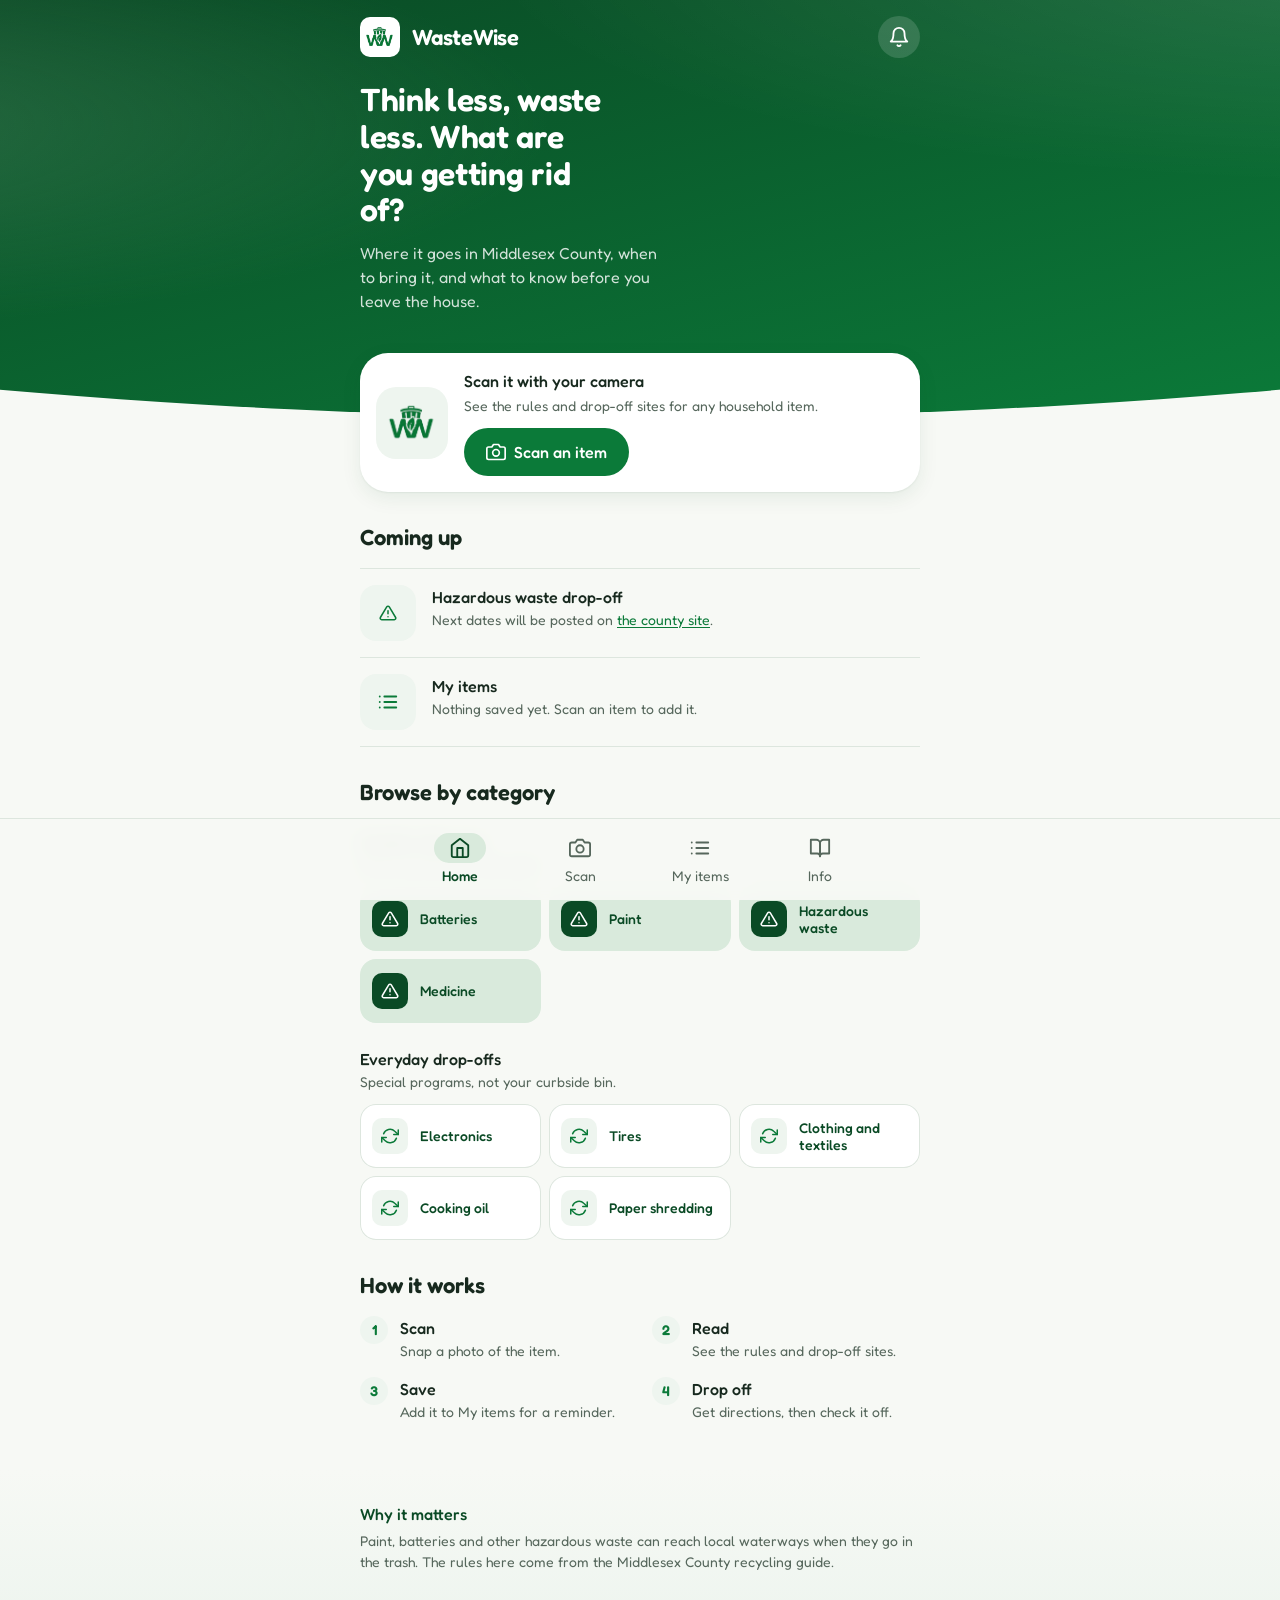
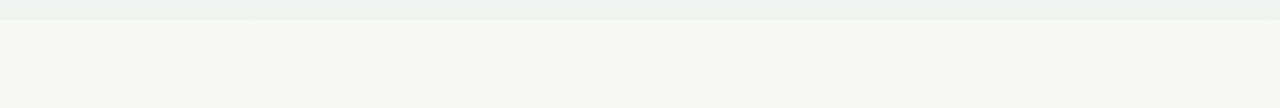
<file: frontend/index.html>
<!DOCTYPE html>
<html lang="en">
<head>
  <meta charset="UTF-8" />
  <meta name="viewport" content="width=device-width, initial-scale=1.0" />
  <title>WasteWise | Middlesex County</title>
  <link rel="stylesheet" href="css/style.css" />
  <link rel="icon" type="image/png" href="images/logo.png" />
  <meta name="theme-color" content="#0b7a39" />
  <meta name="apple-mobile-web-app-capable" content="yes" />
  <meta name="mobile-web-app-capable" content="yes" />
  <meta name="apple-mobile-web-app-status-bar-style" content="default" />
  <meta name="apple-mobile-web-app-title" content="WasteWise" />
  <link rel="manifest" href="/manifest.json" />
  <link rel="apple-touch-icon" href="/icons/apple-touch-icon.png" />
</head>
<body>

  <div class="home-band">
    <div class="home-band-inner">
      <header class="header">
        <div class="header-inner">
          <img src="images/logo.png" alt="" class="logo-img" />
          <div class="logo-text">WasteWise</div>
          <a href="notifications.html" class="reminder-bell" aria-label="Reminders">
            <svg width="22" height="22" viewBox="0 0 24 24" fill="none" stroke="currentColor" stroke-width="2" stroke-linecap="round" stroke-linejoin="round"><path d="M18 8A6 6 0 0 0 6 8c0 7-3 9-3 9h18s-3-2-3-9"/><path d="M13.73 21a2 2 0 0 1-3.46 0"/></svg>
            <span id="reminder-badge" class="reminder-badge"></span>
          </a>
        </div>
      </header>

      <h1 class="home-greeting">Think less, waste less. What are you getting rid of?</h1>
      <p class="home-sub">Where it goes in Middlesex County, when to bring it, and what to know before you leave the house.</p>
    </div>
  </div>

  <section class="hero">
    <div class="hero-panel">
      <img src="images/logo.png" alt="WasteWise logo" class="hero-logo" />
      <div class="hero-copy">
        <p class="hero-label">Scan it with your camera</p>
        <p class="hero-or">See the rules and drop-off sites for any household item.</p>
        <a href="scanner.html" class="scan-btn">
          <svg width="20" height="20" viewBox="0 0 24 24" fill="none" stroke="currentColor" stroke-width="2" stroke-linecap="round" stroke-linejoin="round"><path d="M23 19a2 2 0 0 1-2 2H3a2 2 0 0 1-2-2V8a2 2 0 0 1 2-2h4l2-3h6l2 3h4a2 2 0 0 1 2 2z"/><circle cx="12" cy="13" r="4"/></svg>
          Scan an item
        </a>
      </div>
    </div>
  </section>

  <section class="home-section">
    <h2 class="section-title">Coming up</h2>
    <div class="status-list">
      <div class="status-row" id="next-event"></div>
      <a href="inventory.html" class="status-row" id="my-items-row"></a>
    </div>
  </section>

  <section class="home-section">
    <h2 class="section-title">Browse by category</h2>
    <div id="category-groups"></div>
  </section>

  <section class="home-section">
    <h2 class="section-title">How it works</h2>
    <ol class="how-list">
      <li><span class="how-num">1</span><div><strong>Scan</strong>Snap a photo of the item.</div></li>
      <li><span class="how-num">2</span><div><strong>Read</strong>See the rules and drop-off sites.</div></li>
      <li><span class="how-num">3</span><div><strong>Save</strong>Add it to My items for a reminder.</div></li>
      <li><span class="how-num">4</span><div><strong>Drop off</strong>Get directions, then check it off.</div></li>
    </ol>
  </section>

  <section class="why-band">
    <p><strong>Why it matters</strong>Paint, batteries and other hazardous waste can reach local waterways when they go in the trash. The rules here come from the Middlesex County recycling guide.</p>
  </section>

  <nav class="bottom-nav">
    <a href="index.html" class="nav-item active">
      <svg width="22" height="22" viewBox="0 0 24 24" fill="none" stroke="currentColor" stroke-width="2" stroke-linecap="round" stroke-linejoin="round"><path d="M3 9l9-7 9 7v11a2 2 0 0 1-2 2H5a2 2 0 0 1-2-2z"/><polyline points="9 22 9 12 15 12 15 22"/></svg>
      <span>Home</span>
    </a>
    <a href="scanner.html" class="nav-item">
      <svg width="22" height="22" viewBox="0 0 24 24" fill="none" stroke="currentColor" stroke-width="2" stroke-linecap="round" stroke-linejoin="round"><path d="M23 19a2 2 0 0 1-2 2H3a2 2 0 0 1-2-2V8a2 2 0 0 1 2-2h4l2-3h6l2 3h4a2 2 0 0 1 2 2z"/><circle cx="12" cy="13" r="4"/></svg>
      <span>Scan</span>
    </a>
    <a href="inventory.html" class="nav-item">
      <svg width="22" height="22" viewBox="0 0 24 24" fill="none" stroke="currentColor" stroke-width="2" stroke-linecap="round" stroke-linejoin="round"><line x1="8" y1="6" x2="21" y2="6"/><line x1="8" y1="12" x2="21" y2="12"/><line x1="8" y1="18" x2="21" y2="18"/><line x1="3" y1="6" x2="3.01" y2="6"/><line x1="3" y1="12" x2="3.01" y2="12"/><line x1="3" y1="18" x2="3.01" y2="18"/></svg>
      <span>My items</span>
    </a>
    <a href="info.html" class="nav-item">
      <svg width="22" height="22" viewBox="0 0 24 24" fill="none" stroke="currentColor" stroke-width="2" stroke-linecap="round" stroke-linejoin="round"><path d="M2 3h6a4 4 0 0 1 4 4v14a3 3 0 0 0-3-3H2z"/><path d="M22 3h-6a4 4 0 0 0-4 4v14a3 3 0 0 1 3-3h7z"/></svg>
      <span>Info</span>
    </a>
  </nav>

  <script src="js/reminders.js"></script>
  <script src="js/home.js"></script>
  <script>if ('serviceWorker' in navigator) navigator.serviceWorker.register('/sw.js');</script>
</body>
</html>
</file>
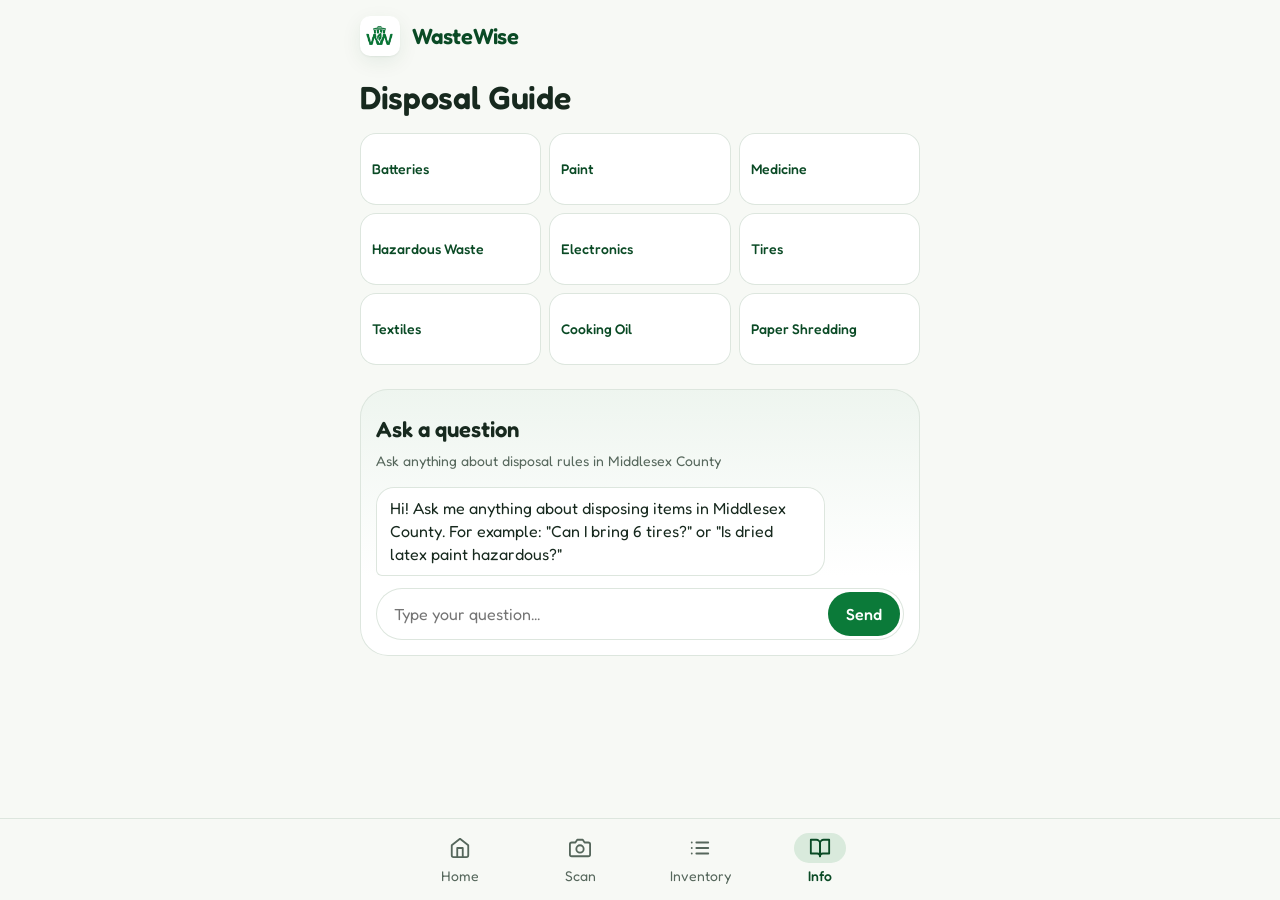
<file: frontend/info.html>
<!DOCTYPE html>
<html lang="en">
<head>
  <meta charset="UTF-8" />
  <meta name="viewport" content="width=device-width, initial-scale=1.0" />
  <title>Info | WasteWise</title>
  <link rel="stylesheet" href="css/style.css" />
  <link rel="icon" type="image/png" href="images/logo.png" />
  <meta name="theme-color" content="#0b7a39" />
  <meta name="apple-mobile-web-app-capable" content="yes" />
  <meta name="mobile-web-app-capable" content="yes" />
  <meta name="apple-mobile-web-app-status-bar-style" content="default" />
  <meta name="apple-mobile-web-app-title" content="WasteWise" />
  <link rel="manifest" href="/manifest.json" />
  <link rel="apple-touch-icon" href="/icons/apple-touch-icon.png" />
</head>
<body>

  <header class="header">
    <div class="header-inner">
      <img src="images/logo.png" alt="WasteWise logo" class="logo-img" />
      <div class="logo-text">WasteWise</div>
    </div>
  </header>

  <section class="page-wrap">
    <h1 class="page-title" style="margin-bottom:16px">Disposal Guide</h1>


    <div class="info-grid">
      <button class="info-cat-btn" onclick="showCategory('rechargeable_batteries')">Batteries</button>
      <button class="info-cat-btn" onclick="showCategory('paint')">Paint</button>
      <button class="info-cat-btn" onclick="showCategory('medicine')">Medicine</button>
      <button class="info-cat-btn" onclick="showCategory('household_hazardous_waste')">Hazardous Waste</button>
      <button class="info-cat-btn" onclick="showCategory('electronics')">Electronics</button>
      <button class="info-cat-btn" onclick="showCategory('tires')">Tires</button>
      <button class="info-cat-btn" onclick="showCategory('textiles')">Textiles</button>
      <button class="info-cat-btn" onclick="showCategory('cooking_oil')">Cooking Oil</button>
      <button class="info-cat-btn" onclick="showCategory('paper_shredding')">Paper Shredding</button>
    </div>


    <div class="cat-detail" id="cat-detail" style="display:none">
      <button class="back-btn" onclick="hideCategory()">Back to categories</button>
      <div class="cat-detail-name" id="cat-detail-name"></div>
      <div class="cat-detail-rules" id="cat-detail-rules"></div>
      <div class="cat-detail-section">Accepted items</div>
      <ul class="cat-detail-list" id="cat-accepted"></ul>
      <div class="cat-detail-section">Not accepted</div>
      <ul class="cat-detail-list" id="cat-not-accepted"></ul>
      <div class="cat-detail-section">Important rules</div>
      <ul class="cat-detail-list" id="cat-nuances"></ul>
    </div>


    <div class="chatbot-wrap" id="chatbot-wrap">
      <div class="chatbot-title">Ask a question</div>
      <div class="chatbot-subtitle">Ask anything about disposal rules in Middlesex County</div>
      <div class="chat-messages" id="chat-messages">
        <div class="chat-bubble assistant">Hi! Ask me anything about disposing items in Middlesex County. For example: "Can I bring 6 tires?" or "Is dried latex paint hazardous?"</div>
      </div>
      <div class="chat-input-row">
        <input type="text" id="chat-input" class="chat-input" placeholder="Type your question..." />
        <button class="chat-send-btn" id="chat-send-btn">Send</button>
      </div>
    </div>
  </section>

  <nav class="bottom-nav">
    <a href="index.html" class="nav-item">
      <svg width="22" height="22" viewBox="0 0 24 24" fill="none" stroke="currentColor" stroke-width="2" stroke-linecap="round" stroke-linejoin="round"><path d="M3 9l9-7 9 7v11a2 2 0 0 1-2 2H5a2 2 0 0 1-2-2z"/><polyline points="9 22 9 12 15 12 15 22"/></svg>
      <span>Home</span>
    </a>
    <a href="scanner.html" class="nav-item">
      <svg width="22" height="22" viewBox="0 0 24 24" fill="none" stroke="currentColor" stroke-width="2" stroke-linecap="round" stroke-linejoin="round"><path d="M23 19a2 2 0 0 1-2 2H3a2 2 0 0 1-2-2V8a2 2 0 0 1 2-2h4l2-3h6l2 3h4a2 2 0 0 1 2 2z"/><circle cx="12" cy="13" r="4"/></svg>
      <span>Scan</span>
    </a>
    <a href="inventory.html" class="nav-item">
      <svg width="22" height="22" viewBox="0 0 24 24" fill="none" stroke="currentColor" stroke-width="2" stroke-linecap="round" stroke-linejoin="round"><line x1="8" y1="6" x2="21" y2="6"/><line x1="8" y1="12" x2="21" y2="12"/><line x1="8" y1="18" x2="21" y2="18"/><line x1="3" y1="6" x2="3.01" y2="6"/><line x1="3" y1="12" x2="3.01" y2="12"/><line x1="3" y1="18" x2="3.01" y2="18"/></svg>
      <span>Inventory</span>
    </a>
  
    <a href="info.html" class="nav-item active">
      <svg width="22" height="22" viewBox="0 0 24 24" fill="none" stroke="currentColor" stroke-width="2" stroke-linecap="round" stroke-linejoin="round"><path d="M2 3h6a4 4 0 0 1 4 4v14a3 3 0 0 0-3-3H2z"/><path d="M22 3h-6a4 4 0 0 0-4 4v14a3 3 0 0 1 3-3h7z"/></svg>
      <span>Info</span>
    </a>
  </nav>

  <script src="js/info.js"></script>
  <script>if ('serviceWorker' in navigator) navigator.serviceWorker.register('/sw.js');</script>
</body>
</html>
</file>
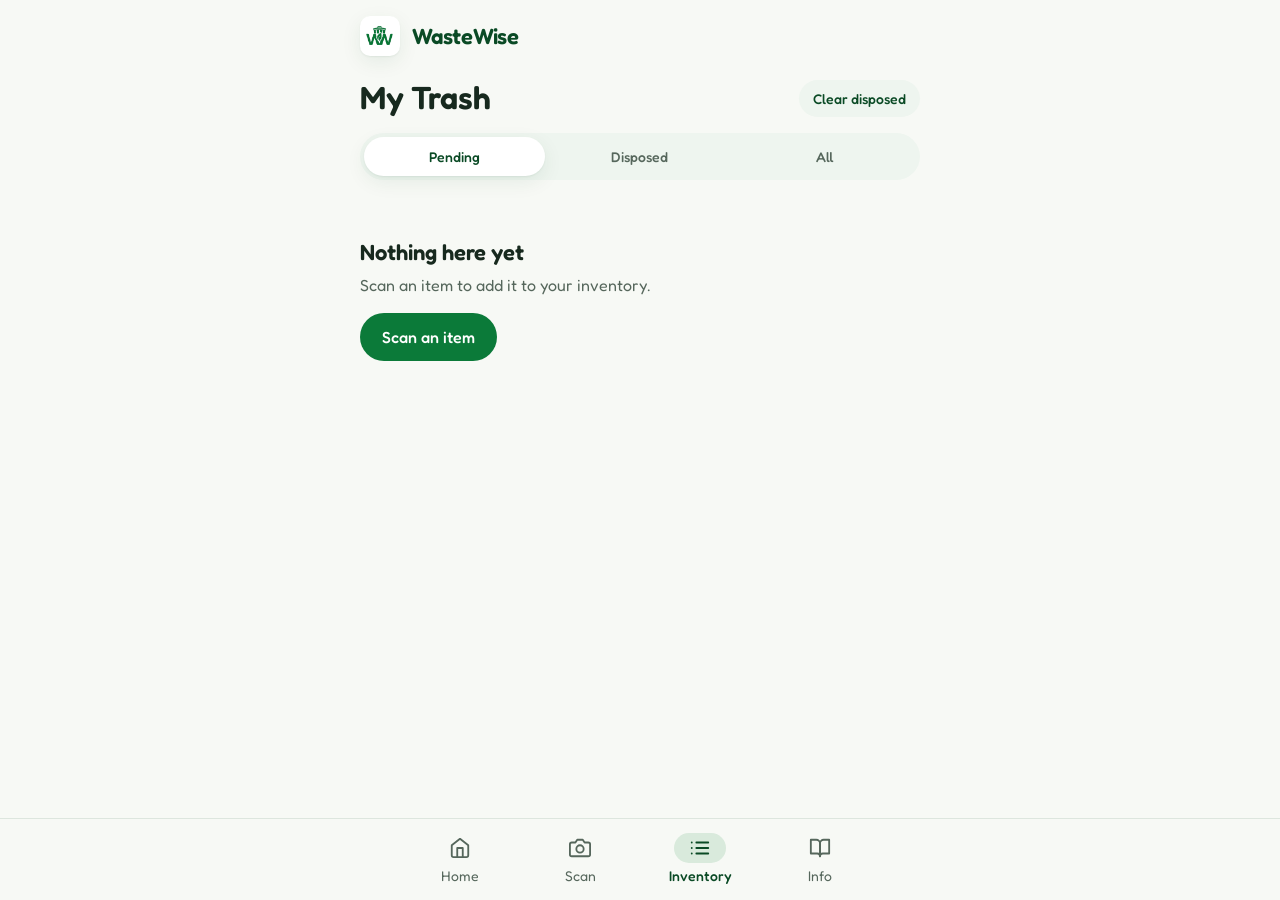
<file: frontend/inventory.html>
<!DOCTYPE html>
<html lang="en">
<head>
  <meta charset="UTF-8" />
  <meta name="viewport" content="width=device-width, initial-scale=1.0" />
  <title>My Inventory | WasteWise</title>
  <link rel="stylesheet" href="css/style.css" />
  <link rel="icon" type="image/png" href="images/logo.png" />
  <meta name="theme-color" content="#0b7a39" />
  <meta name="apple-mobile-web-app-capable" content="yes" />
  <meta name="mobile-web-app-capable" content="yes" />
  <meta name="apple-mobile-web-app-status-bar-style" content="default" />
  <meta name="apple-mobile-web-app-title" content="WasteWise" />
  <link rel="manifest" href="/manifest.json" />
  <link rel="apple-touch-icon" href="/icons/apple-touch-icon.png" />
</head>
<body>

  <header class="header">
    <div class="header-inner">
      <img src="images/logo.png" alt="WasteWise logo" class="logo-img" />
      <div class="logo-text">WasteWise</div>
    </div>
  </header>

  <section class="page-wrap">
    <div class="page-title-row">
      <h1 class="page-title">My Trash</h1>
      <button class="clear-btn" id="clear-done-btn">Clear disposed</button>
    </div>


    <div class="filter-tabs">
      <button class="filter-tab active" data-filter="pending">Pending</button>
      <button class="filter-tab" data-filter="done">Disposed</button>
      <button class="filter-tab" data-filter="all">All</button>
    </div>


    <div class="empty-state" id="empty-state" style="display:none">
      
      <div class="empty-title">Nothing here yet</div>
      <div class="empty-desc">Scan an item to add it to your inventory.</div>
      <a href="scanner.html" class="scan-btn" style="margin-top:16px;display:inline-block">Scan an item</a>
    </div>


    <div id="inventory-list"></div>
  </section>

  <nav class="bottom-nav">
    <a href="index.html" class="nav-item">
      <svg width="22" height="22" viewBox="0 0 24 24" fill="none" stroke="currentColor" stroke-width="2" stroke-linecap="round" stroke-linejoin="round"><path d="M3 9l9-7 9 7v11a2 2 0 0 1-2 2H5a2 2 0 0 1-2-2z"/><polyline points="9 22 9 12 15 12 15 22"/></svg>
      <span>Home</span>
    </a>
    <a href="scanner.html" class="nav-item">
      <svg width="22" height="22" viewBox="0 0 24 24" fill="none" stroke="currentColor" stroke-width="2" stroke-linecap="round" stroke-linejoin="round"><path d="M23 19a2 2 0 0 1-2 2H3a2 2 0 0 1-2-2V8a2 2 0 0 1 2-2h4l2-3h6l2 3h4a2 2 0 0 1 2 2z"/><circle cx="12" cy="13" r="4"/></svg>
      <span>Scan</span>
    </a>
    <a href="inventory.html" class="nav-item active">
      <svg width="22" height="22" viewBox="0 0 24 24" fill="none" stroke="currentColor" stroke-width="2" stroke-linecap="round" stroke-linejoin="round"><line x1="8" y1="6" x2="21" y2="6"/><line x1="8" y1="12" x2="21" y2="12"/><line x1="8" y1="18" x2="21" y2="18"/><line x1="3" y1="6" x2="3.01" y2="6"/><line x1="3" y1="12" x2="3.01" y2="12"/><line x1="3" y1="18" x2="3.01" y2="18"/></svg>
      <span>Inventory</span>
    </a>

    <a href="info.html" class="nav-item">
      <svg width="22" height="22" viewBox="0 0 24 24" fill="none" stroke="currentColor" stroke-width="2" stroke-linecap="round" stroke-linejoin="round"><path d="M2 3h6a4 4 0 0 1 4 4v14a3 3 0 0 0-3-3H2z"/><path d="M22 3h-6a4 4 0 0 0-4 4v14a3 3 0 0 1 3-3h7z"/></svg>
      <span>Info</span>
    </a>
  </nav>

  <script src="js/reminders.js"></script>
  <script src="js/inventory.js"></script>
  <script>if ('serviceWorker' in navigator) navigator.serviceWorker.register('/sw.js');</script>
</body>
</html>
</file>
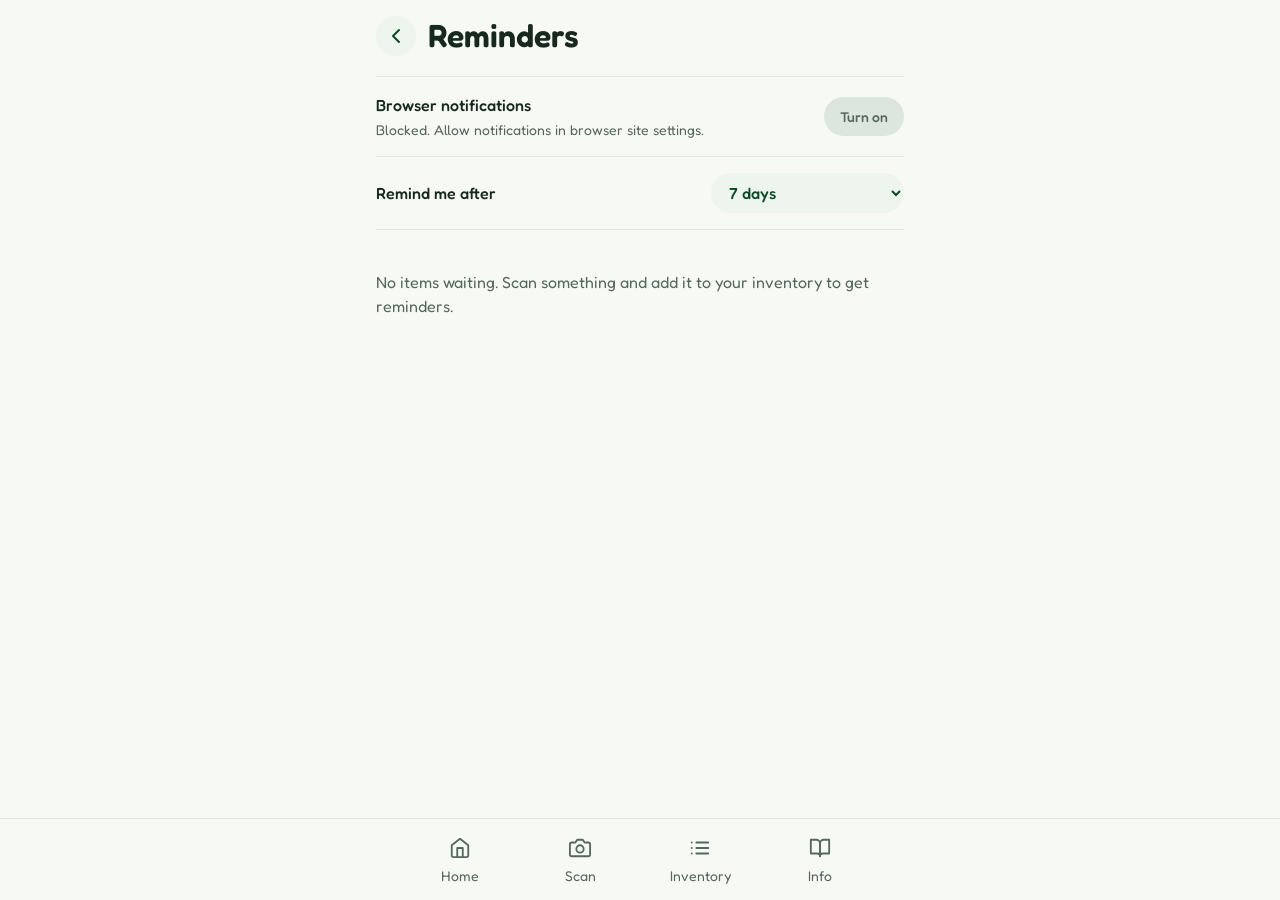
<file: frontend/notifications.html>
<!DOCTYPE html>
<html lang="en">
<head>
  <meta charset="UTF-8">
  <meta name="viewport" content="width=device-width, initial-scale=1.0">
  <title>Reminders | WasteWise</title>
  <link rel="stylesheet" href="css/style.css">
  <link rel="icon" type="image/png" href="images/logo.png" />
  <meta name="theme-color" content="#0b7a39" />
  <meta name="apple-mobile-web-app-capable" content="yes" />
  <meta name="mobile-web-app-capable" content="yes" />
  <meta name="apple-mobile-web-app-status-bar-style" content="default" />
  <meta name="apple-mobile-web-app-title" content="WasteWise" />
  <link rel="manifest" href="/manifest.json" />
  <link rel="apple-touch-icon" href="/icons/apple-touch-icon.png" />
</head>
<body>
  <header class="notif-header">
    <a href="index.html" class="notif-back" aria-label="Back">
      <svg width="24" height="24" viewBox="0 0 24 24" fill="none" stroke="currentColor" stroke-width="2" stroke-linecap="round" stroke-linejoin="round"><polyline points="15 18 9 12 15 6"/></svg>
    </a>
    <h1>Reminders</h1>
  </header>

  <main class="notif-main">
    <section class="notif-settings">
      <div class="notif-row">
        <div>
          <div class="notif-label">Browser notifications</div>
          <div class="notif-sub" id="perm-status">Off</div>
        </div>
        <button id="enable-btn" class="notif-btn">Turn on</button>
      </div>
      <div class="notif-row">
        <label class="notif-label" for="freq">Remind me after</label>
        <select id="freq">
          <option value="0">Immediately (demo)</option>
          <option value="3">3 days</option>
          <option value="7">7 days</option>
          <option value="14">14 days</option>
          <option value="30">30 days</option>
        </select>
      </div>
    </section>

    <div id="notif-sections">
      <h2 class="notif-heading">Due for drop-off <span id="due-count" class="notif-count"></span></h2>
      <div id="due-list"></div>
      <h2 class="notif-heading">Coming up</h2>
      <div id="upcoming-list"></div>
    </div>

    <div id="notif-empty" class="notif-empty">
      No items waiting. Scan something and add it to your inventory to get reminders.
    </div>
  </main>

  <nav class="bottom-nav">
    <a href="index.html" class="nav-item">
      <svg width="22" height="22" viewBox="0 0 24 24" fill="none" stroke="currentColor" stroke-width="2" stroke-linecap="round" stroke-linejoin="round"><path d="M3 9l9-7 9 7v11a2 2 0 0 1-2 2H5a2 2 0 0 1-2-2z"/><polyline points="9 22 9 12 15 12 15 22"/></svg>
      <span>Home</span>
    </a>
    <a href="scanner.html" class="nav-item">
      <svg width="22" height="22" viewBox="0 0 24 24" fill="none" stroke="currentColor" stroke-width="2" stroke-linecap="round" stroke-linejoin="round"><path d="M23 19a2 2 0 0 1-2 2H3a2 2 0 0 1-2-2V8a2 2 0 0 1 2-2h4l2-3h6l2 3h4a2 2 0 0 1 2 2z"/><circle cx="12" cy="13" r="4"/></svg>
      <span>Scan</span>
    </a>
    <a href="inventory.html" class="nav-item">
      <svg width="22" height="22" viewBox="0 0 24 24" fill="none" stroke="currentColor" stroke-width="2" stroke-linecap="round" stroke-linejoin="round"><line x1="8" y1="6" x2="21" y2="6"/><line x1="8" y1="12" x2="21" y2="12"/><line x1="8" y1="18" x2="21" y2="18"/><line x1="3" y1="6" x2="3.01" y2="6"/><line x1="3" y1="12" x2="3.01" y2="12"/><line x1="3" y1="18" x2="3.01" y2="18"/></svg>
      <span>Inventory</span>
    </a>

    <a href="info.html" class="nav-item">
      <svg width="22" height="22" viewBox="0 0 24 24" fill="none" stroke="currentColor" stroke-width="2" stroke-linecap="round" stroke-linejoin="round"><path d="M2 3h6a4 4 0 0 1 4 4v14a3 3 0 0 0-3-3H2z"/><path d="M22 3h-6a4 4 0 0 0-4 4v14a3 3 0 0 1 3-3h7z"/></svg>
      <span>Info</span>
    </a>
  </nav>

  <script src="js/reminders.js"></script>
  <script src="js/notifications.js"></script>
  <script>if ('serviceWorker' in navigator) navigator.serviceWorker.register('/sw.js');</script>
</body>
</html>
</file>
<file: frontend/css/style.css>
@import url("https://fonts.googleapis.com/css2?family=Fredoka:wght@400;500;600&display=swap");

:root {
  --leaf: #0b7a39;
  --leaf-hover: #096a31;
  --forest: #0a4a25;
  --moss: #4d8a62;
  --sage: #d9eadc;
  --mist: #eef5ef;

  --paper: #f7f9f5;
  --white: #ffffff;
  --ink: #17291e;
  --ink-soft: #56675c;
  --line: #dde6de;

  --alert: #b8432f;
  --alert-soft: #f8e7e3;

  --font: "Fredoka", system-ui, -apple-system, "Segoe UI", sans-serif;
  --t-display: 2rem;
  --t-title: 1.375rem;
  --t-body: 1rem;
  --t-small: 0.875rem;

  --s1: 4px; --s2: 8px; --s3: 12px; --s4: 16px; --s5: 24px; --s6: 32px; --s7: 48px;

  --r-sm: 10px;
  --r-md: 16px;
  --r-lg: 28px;
  --r-pill: 999px;

  --shadow: 0 1px 2px rgba(10, 74, 37, 0.06), 0 6px 20px rgba(10, 74, 37, 0.08);
  --ease: 160ms ease;
  --page: 560px;
}


*, *::before, *::after { margin: 0; padding: 0; box-sizing: border-box; }

body {
  font-family: var(--font);
  font-size: var(--t-body);
  font-weight: 400;
  line-height: 1.5;
  color: var(--ink);
  background: var(--paper);
  padding-bottom: 88px;
  -webkit-font-smoothing: antialiased;
}

a { color: inherit; text-decoration: none; }
button, input, select, textarea { font: inherit; color: inherit; }
img, svg { display: block; }

:focus-visible { outline: 3px solid var(--moss); outline-offset: 2px; border-radius: 6px; }

@media (prefers-reduced-motion: reduce) {
  *, *::before, *::after { animation: none !important; transition: none !important; }
}


.scan-btn, .action-btn, .rescan-btn, .directions-btn, .clear-btn, .chat-send-btn, .notif-btn {
  display: inline-flex;
  align-items: center;
  justify-content: center;
  gap: var(--s2);
  border: none;
  border-radius: var(--r-pill);
  font-weight: 500;
  cursor: pointer;
  transition: background var(--ease), color var(--ease), transform var(--ease);
}
.scan-btn:active, .action-btn:active, .rescan-btn:active,
.directions-btn:active, .chat-send-btn:active, .notif-btn:active { transform: scale(0.98); }

.scan-btn, .action-btn.primary, .directions-btn, .chat-send-btn, .notif-btn {
  background: var(--leaf);
  color: var(--white);
}
.scan-btn:hover, .action-btn.primary:hover, .directions-btn:hover,
.chat-send-btn:hover, .notif-btn:hover { background: var(--leaf-hover); }

.action-btn.secondary, .rescan-btn, .clear-btn, .notif-btn.secondary {
  background: var(--mist);
  color: var(--forest);
}
.action-btn.secondary:hover, .rescan-btn:hover, .clear-btn:hover,
.notif-btn.secondary:hover { background: var(--sage); }


.header { padding: var(--s4) var(--s4) var(--s3); background: var(--paper); }
.header-inner {
  display: flex;
  align-items: center;
  gap: var(--s3);
  max-width: var(--page);
  margin: 0 auto;
}
.home-band .header-inner { max-width: none; }
.logo-img {
  width: 40px;
  height: 40px;
  object-fit: contain;
  border-radius: var(--r-sm);
  background: var(--white);
  padding: 3px;
  box-shadow: var(--shadow);
}
.logo-mark {
  width: 40px; height: 40px;
  display: grid; place-items: center;
  border-radius: var(--r-sm);
  background: var(--leaf); color: var(--white);
  font-weight: 600;
}
.logo-text { font-size: var(--t-title); font-weight: 600; color: var(--forest); letter-spacing: -0.01em; }
.tagline { max-width: var(--page); margin: var(--s1) auto 0; font-size: var(--t-small); color: var(--ink-soft); }


.home-band {
  position: relative;
  overflow: hidden;
  color: var(--white);
  background:
    radial-gradient(120% 90% at 110% -10%, rgba(255, 255, 255, 0.12), transparent 60%),
    radial-gradient(90% 70% at -20% 30%, rgba(77, 138, 98, 0.45), transparent 70%),
    linear-gradient(165deg, var(--forest) 0%, var(--leaf) 100%);
  padding: var(--s4) var(--s4) 88px;
  clip-path: ellipse(140% 100% at 50% 0%);
}
.home-band .header { background: transparent; padding: 0 0 var(--s5); }
.home-band .logo-text { color: var(--white); }
.home-band .logo-img { box-shadow: none; }
.home-band-inner { max-width: var(--page); margin: 0 auto; }

.home-greeting { font-size: var(--t-display); font-weight: 600; line-height: 1.15; letter-spacing: -0.01em; max-width: 14ch; }
.home-sub { margin-top: var(--s3); color: rgba(255, 255, 255, 0.82); max-width: 34ch; }

.reminder-bell {
  position: relative;
  margin-left: auto;
  width: 42px; height: 42px;
  display: grid; place-items: center;
  border-radius: var(--r-pill);
  color: var(--forest);
  background: var(--mist);
  transition: background var(--ease);
}
.home-band .reminder-bell { color: var(--white); background: rgba(255, 255, 255, 0.14); }
.home-band .reminder-bell:hover { background: rgba(255, 255, 255, 0.24); }
.reminder-badge {
  position: absolute; top: -3px; right: -3px;
  min-width: 20px; height: 20px; padding: 0 6px;
  display: none; align-items: center; justify-content: center;
  border-radius: var(--r-pill);
  background: var(--alert); color: var(--white);
  font-size: 12px; font-weight: 600;
  border: 2px solid var(--forest);
}


.hero { position: relative; z-index: 1; max-width: calc(var(--page) + 32px); margin: -64px auto 0; padding: 0 var(--s4); }
.hero-panel {
  display: flex;
  align-items: center;
  gap: var(--s4);
  padding: var(--s4);
  background: var(--white);
  border-radius: var(--r-lg);
  box-shadow: var(--shadow);
}
.hero-logo {
  width: 72px; height: 72px;
  flex-shrink: 0;
  object-fit: contain;
  border-radius: 20px;
  background: var(--mist);
  padding: 8px;
}
.hero-copy { flex: 1; min-width: 0; }
.hero-label { font-weight: 500; color: var(--ink); }
.hero-or { font-size: var(--t-small); color: var(--ink-soft); margin-top: 2px; }
.hero .scan-btn { margin-top: var(--s3); padding: 12px 22px; font-size: var(--t-body); }


.home-section { max-width: calc(var(--page) + 32px); margin: 0 auto; padding: var(--s6) var(--s4) 0; }
.section-title { font-size: var(--t-title); font-weight: 600; color: var(--ink); line-height: 1.25; }

.status-list { margin-top: var(--s4); border-top: 1px solid var(--line); }
.status-row { display: flex; align-items: flex-start; gap: var(--s4); padding: var(--s4) 0; border-bottom: 1px solid var(--line); }
a.status-row:hover .status-head { color: var(--leaf); }
.status-date {
  flex-shrink: 0;
  width: 56px;
  padding: var(--s2) 0;
  border-radius: var(--r-md);
  background: var(--sage);
  color: var(--forest);
  text-align: center;
  line-height: 1.1;
}
.status-date b { display: block; font-size: var(--t-title); font-weight: 600; }
.status-date span { font-size: var(--t-small); }
.status-icon {
  flex-shrink: 0;
  width: 56px; height: 56px;
  display: grid; place-items: center;
  border-radius: var(--r-md);
  background: var(--mist);
  color: var(--leaf);
}
.status-head { font-weight: 500; color: var(--ink); transition: color var(--ease); }
.status-body { font-size: var(--t-small); color: var(--ink-soft); }
.status-body a { color: var(--leaf); text-decoration: underline; text-underline-offset: 2px; }
.status-due { color: var(--alert); font-weight: 500; }


.cat-group { margin-top: var(--s5); }
.cat-group-title { font-weight: 500; color: var(--ink); }
.cat-group-note { font-size: var(--t-small); color: var(--ink-soft); }
.cat-grid { display: grid; grid-template-columns: repeat(2, 1fr); gap: var(--s2); margin-top: var(--s3); }
.cat-btn {
  display: flex;
  align-items: center;
  gap: var(--s3);
  min-height: 64px;
  padding: var(--s3);
  border-radius: var(--r-md);
  font-size: var(--t-small);
  font-weight: 500;
  line-height: 1.25;
  transition: transform var(--ease), background var(--ease);
}
.cat-btn:hover { transform: translateY(-2px); }
.cat-btn .cat-icon { flex-shrink: 0; width: 36px; height: 36px; display: grid; place-items: center; border-radius: var(--r-sm); }
.cat-btn.careful { background: var(--sage); color: var(--forest); }
.cat-btn.careful .cat-icon { background: var(--forest); color: var(--white); }
.cat-btn.careful:hover { background: #cfe3d3; }
.cat-btn.everyday { background: var(--white); color: var(--forest); box-shadow: inset 0 0 0 1px var(--line); }
.cat-btn.everyday .cat-icon { background: var(--mist); color: var(--leaf); }
.cat-btn.everyday:hover { background: var(--mist); }


.how-list { list-style: none; margin-top: var(--s4); display: grid; grid-template-columns: repeat(2, 1fr); gap: var(--s4) var(--s5); }
.how-list li { display: flex; gap: var(--s3); font-size: var(--t-small); color: var(--ink-soft); }
.how-list strong { display: block; font-size: var(--t-body); font-weight: 500; color: var(--ink); }
.how-num {
  flex-shrink: 0;
  width: 28px; height: 28px;
  display: grid; place-items: center;
  border-radius: var(--r-pill);
  background: var(--mist);
  color: var(--leaf);
  font-weight: 600;
  font-size: var(--t-small);
}

.why-band { margin-top: var(--s7); padding: var(--s6) var(--s4) var(--s7); background: linear-gradient(180deg, var(--paper) 0%, var(--mist) 100%); }
.why-band p { max-width: var(--page); margin: 0 auto; font-size: var(--t-small); color: var(--ink-soft); }
.why-band strong { display: block; font-size: var(--t-body); font-weight: 500; color: var(--forest); margin-bottom: var(--s1); }


.bottom-nav {
  position: fixed;
  left: 0; right: 0; bottom: 0;
  z-index: 100;
  display: flex;
  justify-content: center;
  padding: var(--s2) var(--s2) calc(var(--s2) + env(safe-area-inset-bottom));
  background: rgba(247, 249, 245, 0.94);
  backdrop-filter: blur(10px);
  -webkit-backdrop-filter: blur(10px);
  border-top: 1px solid var(--line);
}
.nav-item {
  flex: 1;
  max-width: 120px;
  display: flex;
  flex-direction: column;
  align-items: center;
  gap: 2px;
  padding: 6px 0;
  color: var(--ink-soft);
  font-size: var(--t-small);
  transition: color var(--ease);
}
.nav-item svg { width: 22px; height: 22px; padding: 0; transition: background var(--ease); }
.nav-item span { font-size: var(--t-small); }
.nav-item:hover { color: var(--forest); }
.nav-item.active { color: var(--forest); font-weight: 500; }
.nav-item.active svg { width: 52px; height: 30px; padding: 4px 15px; border-radius: var(--r-pill); background: var(--sage); }
.nav-item:not(.active) svg { margin: 4px 0; }


.scanner-wrap, .page-wrap { max-width: calc(var(--page) + 32px); margin: 0 auto; padding: var(--s3) var(--s4) var(--s5); }
.page-title-row { display: flex; align-items: flex-end; justify-content: space-between; gap: var(--s3); margin-bottom: var(--s4); }
.page-title { font-size: var(--t-display); font-weight: 600; line-height: 1.15; letter-spacing: -0.01em; color: var(--ink); }
.clear-btn { padding: 8px 14px; font-size: var(--t-small); white-space: nowrap; }


.scanner-instruction { color: var(--ink-soft); margin-bottom: var(--s5); max-width: 36ch; }
.upload-box {
  position: relative;
  overflow: hidden;
  display: flex;
  flex-direction: column;
  align-items: center;
  justify-content: center;
  gap: var(--s3);
  min-height: 280px;
  padding: var(--s6) var(--s5);
  border-radius: var(--r-lg);
  background:
    radial-gradient(70% 60% at 50% 40%, rgba(255, 255, 255, 0.9), transparent 70%),
    linear-gradient(160deg, var(--mist), var(--sage));
  cursor: pointer;
  transition: transform var(--ease);
}
.upload-box:hover { transform: translateY(-2px); }
.upload-box::after {
  content: "";
  position: absolute;
  inset: 20px;
  --c: var(--moss);
  background:
    linear-gradient(var(--c), var(--c)) top left / 24px 3px,
    linear-gradient(var(--c), var(--c)) top left / 3px 24px,
    linear-gradient(var(--c), var(--c)) top right / 24px 3px,
    linear-gradient(var(--c), var(--c)) top right / 3px 24px,
    linear-gradient(var(--c), var(--c)) bottom left / 24px 3px,
    linear-gradient(var(--c), var(--c)) bottom left / 3px 24px,
    linear-gradient(var(--c), var(--c)) bottom right / 24px 3px,
    linear-gradient(var(--c), var(--c)) bottom right / 3px 24px;
  background-repeat: no-repeat;
  pointer-events: none;
}
.upload-icon {
  width: 76px; height: 76px;
  display: grid; place-items: center;
  border-radius: var(--r-pill);
  background: var(--leaf);
  color: var(--white);
  box-shadow: 0 8px 24px rgba(11, 122, 57, 0.28);
}
.upload-label { font-weight: 500; color: var(--forest); text-align: center; }
.upload-hint { font-size: var(--t-small); color: var(--ink-soft); text-align: center; }

.preview-img { width: 100%; max-height: 320px; object-fit: cover; border-radius: var(--r-lg); margin-bottom: var(--s4); }
.analyzing-msg { display: flex; align-items: center; justify-content: center; gap: var(--s3); padding: var(--s4); color: var(--forest); font-weight: 500; }
.analyzing-msg::before {
  content: "";
  width: 18px; height: 18px;
  border-radius: 50%;
  border: 3px solid var(--sage);
  border-top-color: var(--leaf);
  animation: spin 0.9s linear infinite;
}
@keyframes spin { to { transform: rotate(360deg); } }

.result-card {
  padding: var(--s5) var(--s5) var(--s6);
  margin-bottom: var(--s2);
  border-radius: var(--r-lg);
  color: var(--white);
  background:
    radial-gradient(80% 90% at 100% 0%, rgba(255, 255, 255, 0.14), transparent 60%),
    linear-gradient(160deg, var(--forest), var(--leaf));
}
.result-item-name { font-size: var(--t-display); font-weight: 600; line-height: 1.15; text-transform: capitalize; }
.result-category { display: inline-block; margin-top: var(--s2); padding: 4px 12px; border-radius: var(--r-pill); background: rgba(255, 255, 255, 0.16); font-size: var(--t-small); }

.result-section { padding: var(--s5) 0 var(--s4); border-bottom: 1px solid var(--line); }
.result-section-title { font-size: var(--t-title); font-weight: 600; color: var(--ink); margin-bottom: var(--s2); }
.result-rules ul { padding-left: 1.2em; margin-top: var(--s2); }
.result-rules li::marker { color: var(--leaf); }

.location-card { padding: var(--s4); margin-top: var(--s3); border-radius: var(--r-md); background: var(--white); box-shadow: inset 0 0 0 1px var(--line); }
.location-name { font-weight: 500; color: var(--ink); }
.location-address { font-size: var(--t-small); color: var(--ink-soft); margin-top: 2px; }
.location-hours { font-size: var(--t-small); color: var(--forest); margin: var(--s2) 0 var(--s3); }
.directions-btn { padding: 8px 16px; font-size: var(--t-small); }

.result-actions { display: grid; gap: var(--s2); margin-top: var(--s5); }
.action-btn { width: 100%; padding: 15px; font-size: var(--t-body); }
.rescan-btn { width: 100%; margin-top: var(--s3); padding: 13px; font-size: var(--t-body); }

.error-msg {
  display: flex;
  gap: var(--s3);
  align-items: flex-start;
  padding: var(--s4);
  margin-bottom: var(--s3);
  border-radius: var(--r-md);
  background: var(--alert-soft);
  color: var(--alert);
}
.error-msg::before {
  content: "!";
  flex-shrink: 0;
  width: 24px; height: 24px;
  display: grid; place-items: center;
  border-radius: 50%;
  background: var(--alert);
  color: var(--white);
  font-weight: 600;
  font-size: var(--t-small);
}


.filter-tabs { display: flex; gap: var(--s1); padding: var(--s1); margin-bottom: var(--s5); border-radius: var(--r-pill); background: var(--mist); }
.filter-tab {
  flex: 1;
  padding: 9px 12px;
  border: none;
  border-radius: var(--r-pill);
  background: transparent;
  color: var(--ink-soft);
  font-size: var(--t-small);
  font-weight: 500;
  cursor: pointer;
  transition: background var(--ease), color var(--ease);
}
.filter-tab:hover { color: var(--forest); }
.filter-tab.active { background: var(--white); color: var(--forest); box-shadow: var(--shadow); }

.empty-state { display: flex; flex-direction: column; align-items: flex-start; padding: var(--s6) 0; }
.empty-icon {
  width: 64px; height: 64px;
  display: grid; place-items: center;
  margin-bottom: var(--s4);
  border-radius: 20px;
  background: var(--mist);
  color: var(--leaf);
  font-size: 0;
}
.empty-title { font-size: var(--t-title); font-weight: 600; color: var(--ink); }
.empty-desc { margin-top: var(--s1); color: var(--ink-soft); }
.empty-state .scan-btn { margin-top: var(--s4) !important; padding: 12px 22px; }

.inventory-card { padding: var(--s4); margin-bottom: var(--s3); border-radius: var(--r-md); background: var(--white); box-shadow: var(--shadow); transition: opacity var(--ease); }
.inventory-card.disposed { opacity: 0.55; box-shadow: inset 0 0 0 1px var(--line); }
.inventory-card.disposed .inv-item-name { text-decoration: line-through; text-decoration-color: var(--moss); }
.inv-card-top { display: flex; justify-content: space-between; align-items: flex-start; gap: var(--s3); margin-bottom: var(--s3); }
.inv-item-name { font-size: var(--t-title); font-weight: 600; line-height: 1.25; text-transform: capitalize; }
.inv-category { display: inline-block; margin-top: var(--s1); padding: 2px 10px; border-radius: var(--r-pill); background: var(--mist); color: var(--forest); font-size: var(--t-small); }
.inv-date { margin-top: var(--s1); font-size: var(--t-small); color: var(--ink-soft); }
.inv-rules { margin-bottom: var(--s3); font-size: var(--t-small); color: var(--ink-soft); }
.inv-location { padding-top: var(--s3); border-top: 1px solid var(--line); }
.inv-location-name { font-weight: 500; }
.inv-location-address { margin-bottom: var(--s3); font-size: var(--t-small); color: var(--ink-soft); }
.checkbox-wrap { display: flex; align-items: center; cursor: pointer; }
.checkbox-wrap input { width: 26px; height: 26px; accent-color: var(--leaf); cursor: pointer; }


.info-grid { display: grid; grid-template-columns: repeat(3, 1fr); gap: var(--s2); margin-bottom: var(--s5); }
.info-cat-btn {
  min-height: 72px;
  padding: var(--s3);
  border: none;
  border-radius: var(--r-md);
  background: var(--white);
  box-shadow: inset 0 0 0 1px var(--line);
  color: var(--forest);
  font-size: var(--t-small);
  font-weight: 500;
  text-align: left;
  cursor: pointer;
  transition: background var(--ease);
}
.info-cat-btn:hover { background: var(--mist); }
.cat-detail { padding: var(--s2) 0 var(--s5); margin-bottom: var(--s5); border-bottom: 1px solid var(--line); }
.back-btn { margin-bottom: var(--s3); padding: 6px 12px; border: none; border-radius: var(--r-pill); background: var(--mist); color: var(--forest); font-size: var(--t-small); font-weight: 500; cursor: pointer; }
.cat-detail-name { font-size: var(--t-display); font-weight: 600; line-height: 1.15; }
.cat-detail-rules { margin: var(--s2) 0 var(--s4); }
.cat-detail-section { margin: var(--s4) 0 var(--s1); font-weight: 500; color: var(--forest); }
.cat-detail-list { padding-left: 1.2em; }
.cat-detail-list li { font-size: var(--t-small); line-height: 1.7; }
.cat-detail-list li::marker { color: var(--leaf); }


.chatbot-wrap { padding: var(--s5) var(--s4) var(--s4); margin-bottom: var(--s5); border-radius: var(--r-lg); background: linear-gradient(180deg, var(--mist) 0%, var(--white) 70%); box-shadow: inset 0 0 0 1px var(--line); }
.chatbot-title { font-size: var(--t-title); font-weight: 600; }
.chatbot-subtitle { margin: var(--s1) 0 var(--s4); font-size: var(--t-small); color: var(--ink-soft); }
.chat-messages { display: flex; flex-direction: column; gap: var(--s2); max-height: 360px; overflow-y: auto; margin-bottom: var(--s3); }
.chat-bubble { max-width: 85%; padding: 10px 14px; border-radius: 18px; line-height: 1.45; white-space: pre-wrap; }
.chat-bubble.assistant { align-self: flex-start; background: var(--white); box-shadow: inset 0 0 0 1px var(--line); border-bottom-left-radius: 6px; }
.chat-bubble.user { align-self: flex-end; background: var(--leaf); color: var(--white); border-bottom-right-radius: 6px; }
.chat-bubble.thinking { color: var(--ink-soft); animation: breathe 1.4s ease-in-out infinite; }
@keyframes breathe { 50% { opacity: 0.45; } }
.chat-input-row { display: flex; gap: var(--s2); padding: var(--s1); border-radius: var(--r-pill); background: var(--white); box-shadow: inset 0 0 0 1px var(--line); }
.chat-input { flex: 1; min-width: 0; padding: 10px 14px; border: none; background: transparent; outline: none; }
.chat-send-btn { padding: 10px 18px; }


.notif-header { display: flex; align-items: center; gap: var(--s3); max-width: var(--page); margin: 0 auto; padding: var(--s4) var(--s4) var(--s2); }
.notif-header h1 { font-size: var(--t-display); font-weight: 600; line-height: 1.15; }
.notif-back { width: 40px; height: 40px; display: grid; place-items: center; border-radius: var(--r-pill); background: var(--mist); color: var(--forest); }
.notif-main { max-width: var(--page); margin: 0 auto; padding: 0 var(--s4) var(--s5); }
.notif-settings { margin: var(--s3) 0 var(--s2); border-top: 1px solid var(--line); }
.notif-row { display: flex; align-items: center; justify-content: space-between; gap: var(--s3); padding: var(--s4) 0; border-bottom: 1px solid var(--line); }
.notif-label { font-weight: 500; }
.notif-sub { margin-top: 2px; font-size: var(--t-small); color: var(--ink-soft); }
.notif-btn { padding: 9px 16px; font-size: var(--t-small); }
.notif-btn:disabled { background: var(--line); color: var(--ink-soft); cursor: default; }
#freq { padding: 9px 14px; border: none; border-radius: var(--r-pill); background: var(--mist); color: var(--forest); font-weight: 500; }
.notif-heading { display: flex; align-items: center; gap: var(--s2); margin: var(--s5) 0 var(--s2); font-size: var(--t-title); font-weight: 600; }
.notif-count { padding: 1px 9px; border-radius: var(--r-pill); background: var(--alert); color: var(--white); font-size: var(--t-small); font-weight: 500; }
.notif-card { padding: var(--s4) 0; border-bottom: 1px solid var(--line); }
.notif-card.overdue {
  padding: var(--s4);
  margin-bottom: var(--s2);
  border-bottom: none;
  border-radius: var(--r-md);
  background: var(--white);
  box-shadow: var(--shadow), inset 4px 0 0 var(--alert);
}
.notif-card-top { display: flex; justify-content: space-between; align-items: baseline; gap: var(--s2); }
.notif-item { font-weight: 500; text-transform: capitalize; }
.notif-when { flex-shrink: 0; font-size: var(--t-small); color: var(--ink-soft); }
.notif-card.overdue .notif-when { color: var(--alert); font-weight: 500; }
.notif-cat { margin: 2px 0 var(--s3); font-size: var(--t-small); color: var(--ink-soft); }
.notif-actions { display: flex; flex-wrap: wrap; gap: var(--s2); }
.notif-actions .notif-btn { padding: 7px 14px; }
.notif-empty { padding: var(--s6) 0; color: var(--ink-soft); }


@media (min-width: 720px) {
  .home-band { padding-bottom: 104px; }
  .cat-grid { grid-template-columns: repeat(3, 1fr); }
}
@media (max-width: 360px) {
  .cat-grid { grid-template-columns: 1fr; }
  .info-grid { grid-template-columns: repeat(2, 1fr); }
  .how-list { grid-template-columns: 1fr; }
}
</file>
